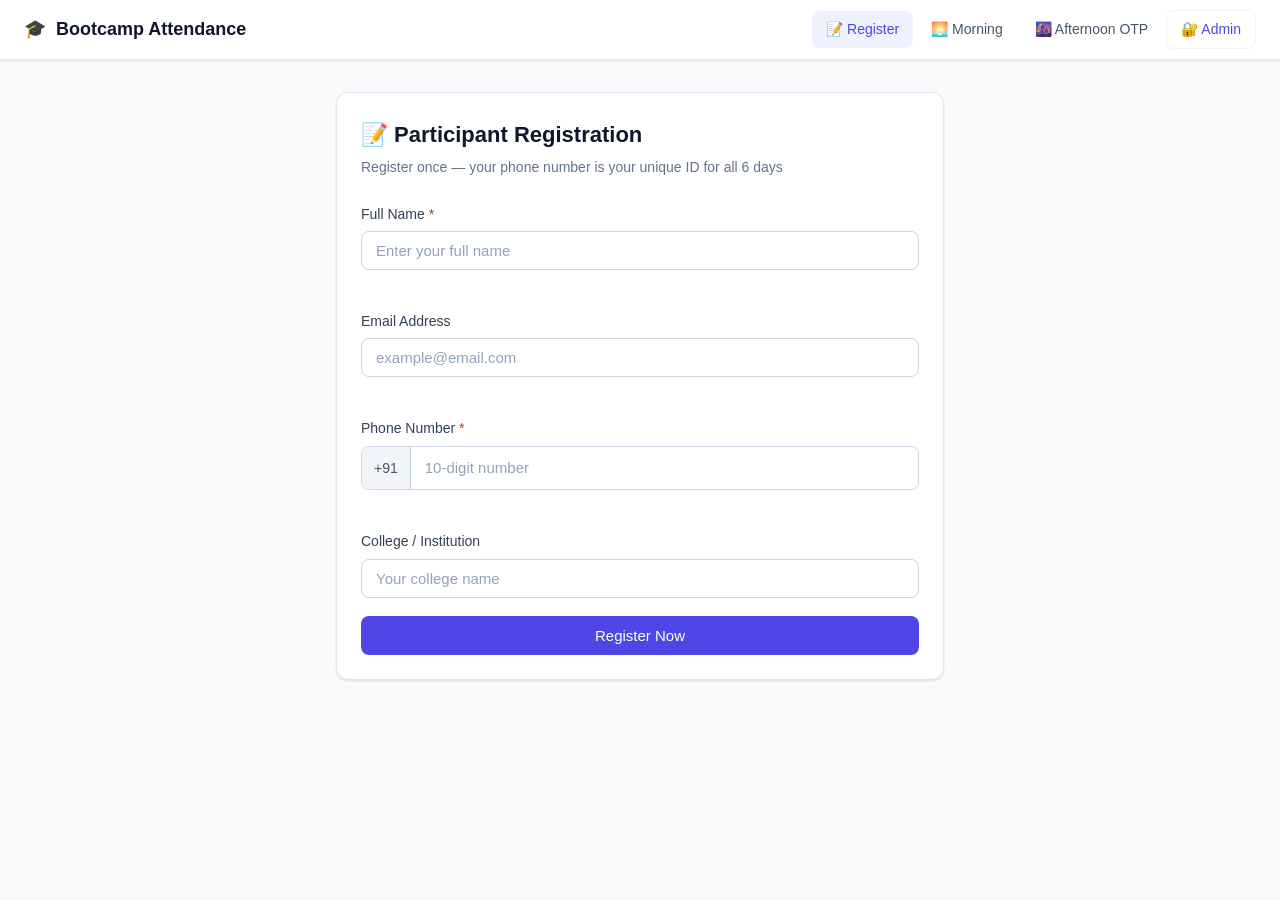
<file: index.html>
<!DOCTYPE html>
<html lang="en">
<head>
  <meta charset="UTF-8"/>
  <meta name="viewport" content="width=device-width, initial-scale=1.0"/>
  <title>Bootcamp Attendance Portal</title>
  <link rel="stylesheet" href="style.css"/>
</head>
<body>
<nav class="navbar">
  <div class="nav-brand"><span>🎓</span><span>Bootcamp Attendance</span></div>
  <div class="nav-links">
    <a href="#" class="nav-link active" data-tab="register">📝 Register</a>
    <a href="#" class="nav-link" data-tab="morning">🌅 Morning</a>
    <a href="#" class="nav-link" data-tab="afternoon">🌆 Afternoon OTP</a>
    <a href="/admin" class="nav-link nav-admin">🔐 Admin</a>
  </div>
</nav>
<main class="container">

  <!-- REGISTER -->
  <section id="tab-register" class="tab active">
    <div class="card">
      <div class="card-header">
        <h2>📝 Participant Registration</h2>
        <p class="subtitle">Register once — your phone number is your unique ID for all 6 days</p>
      </div>
      <form id="registerForm" class="form" novalidate>
        <div class="form-group">
          <label for="full_name">Full Name <span class="req">*</span></label>
          <input type="text" id="full_name" placeholder="Enter your full name"/>
          <span class="field-error" id="err-name"></span>
        </div>
        <div class="form-group">
          <label for="email">Email Address</label>
          <input type="email" id="email" placeholder="example@email.com"/>
          <span class="field-error" id="err-email"></span>
        </div>
        <div class="form-group">
          <label for="phone">Phone Number <span class="req">*</span></label>
          <div class="phone-input">
            <span class="phone-prefix">+91</span>
            <input type="tel" id="phone" placeholder="10-digit number" maxlength="10"/>
          </div>
          <span class="field-error" id="err-phone"></span>
        </div>
        <div class="form-group">
          <label for="college">College / Institution</label>
          <input type="text" id="college" placeholder="Your college name"/>
        </div>
        <button type="submit" class="btn btn-primary btn-full" id="registerBtn">Register Now</button>
      </form>
      <div id="registerResult"></div>
    </div>
  </section>

  <!-- MORNING STATUS -->
  <section id="tab-morning" class="tab">
    <div class="card">
      <div class="card-header">
        <h2>🌅 Morning Attendance</h2>
        <p class="subtitle">Morning attendance is marked by the admin / coordinator</p>
      </div>
      <div class="info-box">
        <span class="info-icon">ℹ️</span>
        <div>
          <strong>How it works</strong>
          <p>Your coordinator marks morning attendance on the admin dashboard. Enter your phone below to check your status.</p>
        </div>
      </div>
      <div class="divider"></div>
      <h3 style="margin-bottom:12px;font-size:16px;font-weight:600">Check My Attendance</h3>
      <div class="form-group">
        <label>Registered Phone Number</label>
        <div class="phone-input">
          <span class="phone-prefix">+91</span>
          <input type="tel" id="checkPhone" placeholder="10-digit number" maxlength="10"/>
        </div>
      </div>
      <button class="btn btn-secondary" onclick="checkMyAttendance()" style="margin-top:10px">Check Status</button>
      <div id="attendanceStatus" style="margin-top:20px"></div>
    </div>
  </section>

  <!-- AFTERNOON OTP -->
  <section id="tab-afternoon" class="tab">
    <div class="card">
      <div class="card-header">
        <h2>🌆 Afternoon Attendance</h2>
        <p class="subtitle">Verify with OTP sent to your registered phone</p>
      </div>

      <div id="step1">
        <div class="steps-row">
          <div class="step-dot active">1</div><div class="step-line"></div>
          <div class="step-dot">2</div><div class="step-line"></div>
          <div class="step-dot">✓</div>
        </div>
        <form id="otpRequestForm" class="form">
          <div class="form-group">
            <label>Registered Phone <span class="req">*</span></label>
            <div class="phone-input">
              <span class="phone-prefix">+91</span>
              <input type="tel" id="otp_phone" placeholder="10-digit number" maxlength="10"/>
            </div>
          </div>
          <div class="form-group">
            <label>Select Day <span class="req">*</span></label>
            <select id="otp_day">
              <option value="">-- Choose Day --</option>
              <option value="1">Day 1</option><option value="2">Day 2</option>
              <option value="3">Day 3</option><option value="4">Day 4</option>
              <option value="5">Day 5</option><option value="6">Day 6</option>
            </select>
          </div>
          <button type="submit" class="btn btn-primary btn-full" id="sendOtpBtn">Send OTP →</button>
        </form>
        <div id="otpRequestResult"></div>
      </div>

      <div id="step2" class="hidden">
        <div class="steps-row">
          <div class="step-dot done">✓</div><div class="step-line done"></div>
          <div class="step-dot active">2</div><div class="step-line"></div>
          <div class="step-dot">✓</div>
        </div>
        <div class="otp-info-box" id="otpInfoBox"></div>
        <form id="otpVerifyForm" class="form">
          <div class="form-group">
            <label style="text-align:center;display:block;margin-bottom:12px">Enter 6-Digit OTP</label>
            <div class="otp-boxes">
              <input class="otp-box" type="tel" maxlength="1" id="o1"/>
              <input class="otp-box" type="tel" maxlength="1" id="o2"/>
              <input class="otp-box" type="tel" maxlength="1" id="o3"/>
              <input class="otp-box" type="tel" maxlength="1" id="o4"/>
              <input class="otp-box" type="tel" maxlength="1" id="o5"/>
              <input class="otp-box" type="tel" maxlength="1" id="o6"/>
            </div>
            <div id="otpTimer" class="otp-timer"></div>
          </div>
          <button type="submit" class="btn btn-primary btn-full" id="verifyBtn">Verify & Mark Attendance ✓</button>
          <button type="button" class="btn btn-ghost btn-full" onclick="resetOtp()" style="margin-top:8px">← Back / Resend OTP</button>
        </form>
        <div id="otpVerifyResult"></div>
      </div>

      <div id="step3" class="hidden">
        <div class="steps-row">
          <div class="step-dot done">✓</div><div class="step-line done"></div>
          <div class="step-dot done">✓</div><div class="step-line done"></div>
          <div class="step-dot done">✓</div>
        </div>
        <div class="success-screen">
          <div class="success-icon">✅</div>
          <h3 id="successTitle">Attendance Marked!</h3>
          <p id="successMsg" class="subtitle" style="margin-top:8px"></p>
          <button class="btn btn-secondary" onclick="resetOtp()" style="margin-top:24px">Mark Another Day</button>
        </div>
      </div>
    </div>
  </section>
</main>
<script src="app.js"></script>
</body>
</html>
</file>
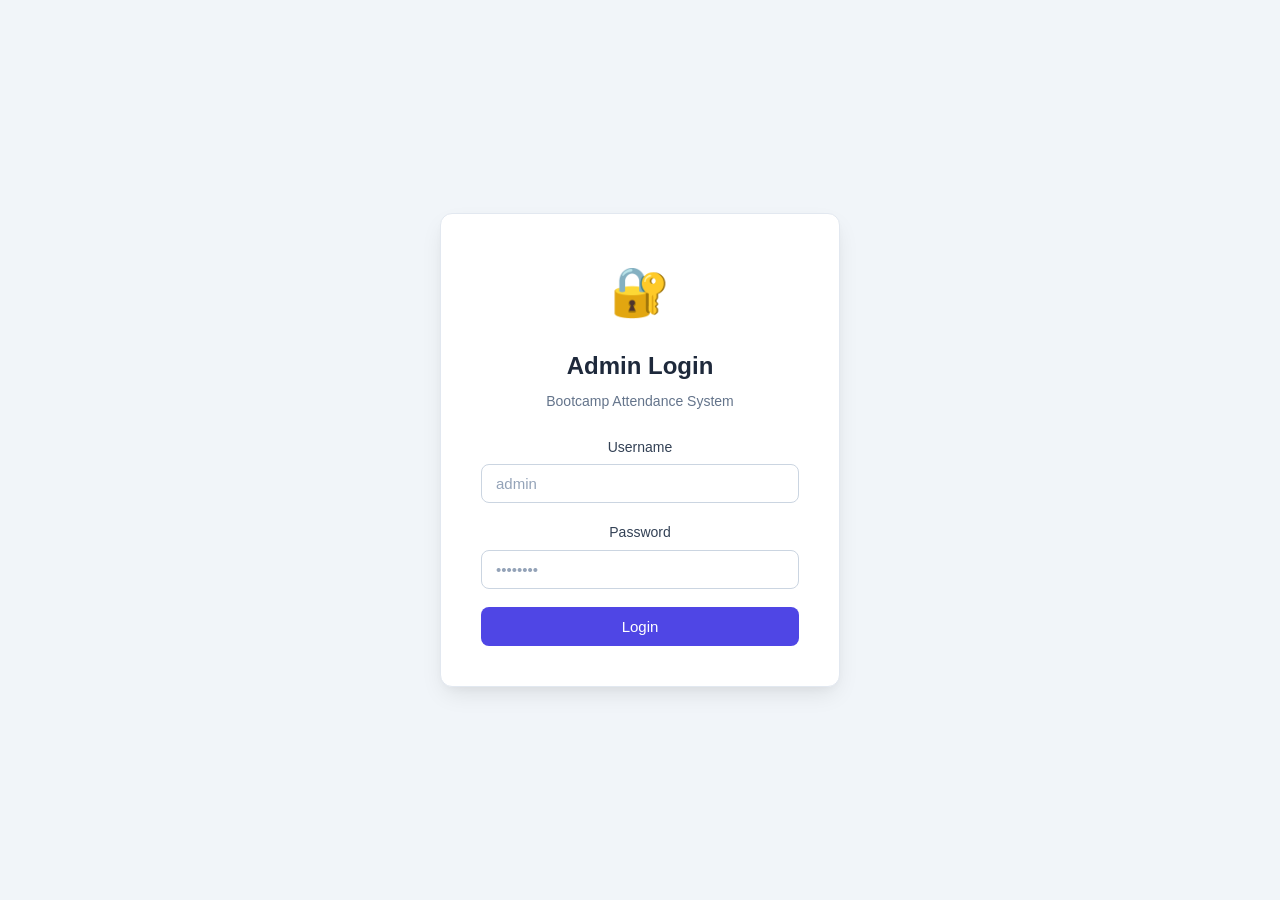
<file: admin.html>
<!DOCTYPE html>
<html lang="en">
<head>
  <meta charset="UTF-8"/>
  <meta name="viewport" content="width=device-width, initial-scale=1.0"/>
  <title>Admin – Bootcamp Attendance</title>
  <link rel="stylesheet" href="style.css"/>
</head>
<body class="admin-body">

<!-- LOGIN -->
<div id="loginScreen" class="login-screen">
  <div class="login-card">
    <div class="login-logo">🔐</div>
    <h2>Admin Login</h2>
    <p class="subtitle">Bootcamp Attendance System</p>
    <form id="loginForm" class="form" style="margin-top:24px">
      <div class="form-group">
        <label>Username</label>
        <input type="text" id="adminUser" placeholder="admin" autocomplete="username"/>
      </div>
      <div class="form-group">
        <label>Password</label>
        <input type="password" id="adminPass" placeholder="••••••••" autocomplete="current-password"/>
      </div>
      <button type="submit" class="btn btn-primary btn-full" id="loginBtn">Login</button>
      <div id="loginErr" class="msg msg-error hidden" style="margin-top:12px"></div>
    </form>
  </div>
</div>

<!-- ADMIN APP -->
<div id="adminApp" class="hidden">
  <nav class="navbar admin-nav">
    <div class="nav-brand"><span>🎓</span><span>Bootcamp Admin</span></div>
    <div class="nav-links">
      <a href="#" class="nav-link active" data-atab="dashboard">📊 Dashboard</a>
      <a href="#" class="nav-link" data-atab="participants">👥 Participants</a>
      <a href="#" class="nav-link" data-atab="attendance">📋 Attendance</a>
      <a href="#" class="nav-link" data-atab="mark">✅ Mark</a>
      <button class="btn btn-ghost btn-sm" onclick="doLogout()">Logout</button>
    </div>
  </nav>
  <main class="admin-main">

    <!-- DASHBOARD -->
    <section id="atab-dashboard" class="atab active">
      <div class="page-header">
        <h1>Dashboard</h1>
        <button class="btn btn-secondary btn-sm" onclick="loadDashboard()">↺ Refresh</button>
      </div>
      <div class="stats-grid">
        <div class="stat-card"><div class="stat-label">Total Participants</div><div class="stat-val" id="dTotal">—</div></div>
        <div class="stat-card"><div class="stat-label">Total Records</div><div class="stat-val" id="dRecords">—</div></div>
        <div class="stat-card"><div class="stat-label">Morning (Today)</div><div class="stat-val" id="dMorning">—</div></div>
        <div class="stat-card"><div class="stat-label">Afternoon (Today)</div><div class="stat-val" id="dAfternoon">—</div></div>
      </div>
      <div class="grid2">
        <div class="card">
          <h3 style="margin-bottom:16px">Attendance by Day</h3>
          <div id="dayChart"></div>
        </div>
        <div class="card">
          <h3 style="margin-bottom:16px">Recent Registrations</h3>
          <div id="recentRegs"></div>
        </div>
      </div>
      <div class="card" style="margin-top:20px">
        <h3 style="margin-bottom:14px">Export CSV</h3>
        <div style="display:flex;flex-wrap:wrap;gap:10px">
          <button class="btn btn-secondary" onclick="exportCSV()">📥 Full Export</button>
          <div id="dayExportBtns" style="display:flex;flex-wrap:wrap;gap:8px"></div>
        </div>
      </div>
    </section>

    <!-- PARTICIPANTS -->
    <section id="atab-participants" class="atab hidden">
      <div class="page-header">
        <h1>Participants <span class="count-badge" id="pCount">0</span></h1>
        <div style="display:flex;gap:10px;align-items:center;flex-wrap:wrap">
          <input type="text" id="pSearch" placeholder="Search name, phone, college…" oninput="filterParticipants()" style="min-width:220px"/>
          <button class="btn btn-secondary btn-sm" onclick="exportCSV()">📥 Export CSV</button>
        </div>
      </div>
      <div class="card p0">
        <table class="dtable">
          <thead><tr><th>#</th><th>Name</th><th>Phone</th><th>Email</th><th>College</th><th>Registered</th><th>Actions</th></tr></thead>
          <tbody id="pTbody"><tr><td colspan="7" class="empty-cell">Loading…</td></tr></tbody>
        </table>
      </div>
    </section>

    <!-- ATTENDANCE VIEW -->
    <section id="atab-attendance" class="atab hidden">
      <div class="page-header">
        <h1>Attendance Records</h1>
        <div style="display:flex;gap:10px;align-items:center;flex-wrap:wrap">
          <select id="dayFilter" onchange="loadAttView()">
            <option value="1">Day 1</option><option value="2">Day 2</option>
            <option value="3">Day 3</option><option value="4">Day 4</option>
            <option value="5">Day 5</option><option value="6">Day 6</option>
          </select>
          <button class="btn btn-secondary btn-sm" onclick="exportDayCSV()">📥 Export Day</button>
        </div>
      </div>
      <div class="card p0">
        <table class="dtable">
          <thead><tr><th>#</th><th>Name</th><th>Phone</th><th>College</th><th class="tc">☀️ Morning</th><th class="tc">🌆 Afternoon</th></tr></thead>
          <tbody id="attTbody"><tr><td colspan="6" class="empty-cell">Loading…</td></tr></tbody>
        </table>
      </div>
      <div class="card" style="margin-top:20px">
        <div style="display:flex;justify-content:space-between;align-items:center;margin-bottom:16px;flex-wrap:wrap;gap:10px">
          <h3>Full Summary — All 6 Days</h3>
          <button class="btn btn-secondary btn-sm" onclick="exportCSV()">📥 Export Full</button>
        </div>
        <div style="overflow-x:auto">
          <table class="dtable summary-tbl" id="summaryTbl">
            <thead id="summaryHead"></thead>
            <tbody id="summaryBody"><tr><td class="empty-cell">Loading…</td></tr></tbody>
          </table>
        </div>
      </div>
    </section>

    <!-- MARK ATTENDANCE -->
    <section id="atab-mark" class="atab hidden">
      <div class="page-header"><h1>Mark Attendance</h1></div>
      <div id="markMsg" class="msg hidden" style="margin-bottom:16px"></div>
      <div class="grid2">

        <div class="card">
          <h3>🌅 Morning Session</h3>
          <p class="subtitle" style="margin-bottom:16px">Bulk-mark all participants or individual ones</p>
          <div class="form-group">
            <label>Day</label>
            <select id="morningDay">
              <option value="1">Day 1</option><option value="2">Day 2</option>
              <option value="3">Day 3</option><option value="4">Day 4</option>
              <option value="5">Day 5</option><option value="6">Day 6</option>
            </select>
          </div>
          <button class="btn btn-success" onclick="bulkMorning()" style="width:100%;margin-top:4px">✓ Mark ALL Present (Morning)</button>
          <div class="divider"></div>
          <h4 style="margin-bottom:10px;font-size:14px;font-weight:600">Individual Mark</h4>
          <input type="text" id="mSearch" placeholder="Search participant…" oninput="filterMark('morning')" style="margin-bottom:10px"/>
          <div id="mList" class="indiv-list"></div>
        </div>

        <div class="card">
          <h3>🌆 Afternoon (Admin Override)</h3>
          <p class="subtitle" style="margin-bottom:16px">Manually mark afternoon without OTP</p>
          <div class="form-group">
            <label>Day</label>
            <select id="afternoonDay">
              <option value="1">Day 1</option><option value="2">Day 2</option>
              <option value="3">Day 3</option><option value="4">Day 4</option>
              <option value="5">Day 5</option><option value="6">Day 6</option>
            </select>
          </div>
          <input type="text" id="aSearch" placeholder="Search participant…" oninput="filterMark('afternoon')" style="margin-bottom:10px;margin-top:14px"/>
          <div id="aList" class="indiv-list"></div>
        </div>

      </div>
    </section>

  </main>
</div>

<!-- PARTICIPANT MODAL -->
<div id="modal" class="modal hidden">
  <div class="modal-bg" onclick="closeModal()"></div>
  <div class="modal-box">
    <button class="modal-close" onclick="closeModal()">✕</button>
    <h3 id="modalTitle" style="margin-bottom:6px"></h3>
    <div id="modalBody"></div>
  </div>
</div>

<script src="admin.js"></script>
</body>
</html>
</file>
<file: style.css>
*,*::before,*::after{box-sizing:border-box;margin:0;padding:0}
:root{
  --primary:#4f46e5;--primary-d:#3730a3;--primary-l:#eef2ff;
  --success:#16a34a;--success-l:#dcfce7;
  --danger:#dc2626;--danger-l:#fee2e2;
  --warning:#d97706;--warning-l:#fef3c7;
  --info:#0284c7;--info-l:#e0f2fe;
  --g50:#f8fafc;--g100:#f1f5f9;--g200:#e2e8f0;--g300:#cbd5e1;
  --g400:#94a3b8;--g500:#64748b;--g600:#475569;--g700:#334155;
  --g800:#1e293b;--g900:#0f172a;
  --radius:12px;--radius-sm:8px;
  --shadow:0 1px 3px rgba(0,0,0,.08),0 1px 2px rgba(0,0,0,.04);
  --shadow-lg:0 10px 25px -5px rgba(0,0,0,.1),0 4px 10px -3px rgba(0,0,0,.04);
}
html{font-size:16px}
body{font-family:-apple-system,BlinkMacSystemFont,'Segoe UI',Roboto,sans-serif;background:var(--g50);color:var(--g800);line-height:1.6;min-height:100vh}

/* NAV */
.navbar{background:#fff;border-bottom:1px solid var(--g200);height:60px;padding:0 24px;display:flex;align-items:center;justify-content:space-between;position:sticky;top:0;z-index:100;box-shadow:var(--shadow)}
.nav-brand{display:flex;align-items:center;gap:10px;font-size:18px;font-weight:700;color:var(--g900)}
.nav-links{display:flex;align-items:center;gap:4px}
.nav-link{padding:7px 14px;border-radius:var(--radius-sm);text-decoration:none;color:var(--g600);font-size:14px;font-weight:500;transition:all .15s}
.nav-link:hover{background:var(--g100);color:var(--g900)}
.nav-link.active{background:var(--primary-l);color:var(--primary)}
.nav-admin{color:var(--primary);border:1px solid var(--primary-l)}
.nav-admin:hover{background:var(--primary);color:#fff}

/* ADMIN NAV */
.admin-body{background:var(--g100)}
.admin-nav{background:var(--g900);border-color:var(--g800)}
.admin-nav .nav-brand{color:#fff}
.admin-nav .nav-link{color:var(--g400)}
.admin-nav .nav-link:hover{background:var(--g800);color:#fff}
.admin-nav .nav-link.active{background:var(--primary);color:#fff}

/* LAYOUT */
.container{max-width:640px;margin:0 auto;padding:32px 16px}
.admin-main{max-width:1200px;margin:0 auto;padding:24px}
.grid2{display:grid;grid-template-columns:1fr 1fr;gap:20px}
@media(max-width:768px){.grid2{grid-template-columns:1fr}}

/* TABS */
.tab{display:none}.tab.active{display:block}
.atab{display:none}.atab.active{display:block}

/* CARD */
.card{background:#fff;border:1px solid var(--g200);border-radius:var(--radius);padding:24px;box-shadow:var(--shadow);margin-bottom:20px}
.card.p0{padding:0;overflow:hidden}
.card-header{margin-bottom:24px}
.card-header h2{font-size:22px;font-weight:700;color:var(--g900)}

/* FORM */
.form{display:flex;flex-direction:column;gap:18px}
.form-group{display:flex;flex-direction:column;gap:6px}
.form-group label{font-size:14px;font-weight:500;color:var(--g700)}
.req{color:var(--danger)}
input[type=text],input[type=email],input[type=tel],input[type=password],select{
  border:1px solid var(--g300);border-radius:var(--radius-sm);padding:10px 14px;
  font-size:15px;color:var(--g800);background:#fff;transition:.15s;width:100%
}
input:focus,select:focus{outline:none;border-color:var(--primary);box-shadow:0 0 0 3px rgba(79,70,229,.12)}
input::placeholder{color:var(--g400)}
.field-error{font-size:12px;color:var(--danger);min-height:16px}
.phone-input{display:flex;align-items:center;border:1px solid var(--g300);border-radius:var(--radius-sm);overflow:hidden;transition:.15s}
.phone-input:focus-within{border-color:var(--primary);box-shadow:0 0 0 3px rgba(79,70,229,.12)}
.phone-prefix{padding:10px 12px;background:var(--g100);border-right:1px solid var(--g300);color:var(--g600);font-size:14px;font-weight:500;white-space:nowrap}
.phone-input input{border:none;box-shadow:none;border-radius:0}
.phone-input input:focus{box-shadow:none}

/* BUTTONS */
.btn{display:inline-flex;align-items:center;justify-content:center;gap:6px;padding:10px 20px;border-radius:var(--radius-sm);border:1px solid transparent;font-size:15px;font-weight:500;cursor:pointer;transition:.15s;text-decoration:none;font-family:inherit}
.btn:disabled{opacity:.6;cursor:not-allowed}
.btn-full{width:100%}
.btn-sm{padding:6px 14px;font-size:13px}
.btn-primary{background:var(--primary);color:#fff}
.btn-primary:hover:not(:disabled){background:var(--primary-d)}
.btn-secondary{background:#fff;border-color:var(--g300);color:var(--g700)}
.btn-secondary:hover:not(:disabled){background:var(--g100)}
.btn-ghost{background:transparent;color:var(--g600);border-color:var(--g200)}
.btn-ghost:hover{background:var(--g100)}
.btn-success{background:var(--success);color:#fff;border-color:var(--success)}
.btn-success:hover:not(:disabled){background:#15803d}
.btn-danger{background:var(--danger);color:#fff}
.btn-danger:hover:not(:disabled){background:#b91c1c}

/* MESSAGES */
.msg{padding:12px 16px;border-radius:var(--radius-sm);font-size:14px;margin-top:16px}
.msg-success{background:var(--success-l);color:#14532d;border:1px solid #bbf7d0}
.msg-error{background:var(--danger-l);color:#7f1d1d;border:1px solid #fecaca}
.msg-info{background:var(--info-l);color:#0c4a6e;border:1px solid #bae6fd}
.msg-warning{background:var(--warning-l);color:#78350f;border:1px solid #fde68a}
.hidden{display:none!important}
.subtitle{color:var(--g500);font-size:14px;margin-top:4px}

/* INFO BOX */
.info-box{display:flex;gap:14px;background:var(--info-l);border:1px solid #bae6fd;border-radius:var(--radius-sm);padding:16px;margin-bottom:20px}
.info-icon{font-size:20px;flex-shrink:0}
.info-box p{font-size:14px;color:var(--g700);margin-top:6px}
.divider{height:1px;background:var(--g200);margin:20px 0}

/* STEPS */
.steps-row{display:flex;align-items:center;margin-bottom:28px}
.step-dot{width:32px;height:32px;border-radius:50%;background:var(--g200);color:var(--g500);display:flex;align-items:center;justify-content:center;font-weight:700;font-size:13px;flex-shrink:0;transition:.3s}
.step-dot.active{background:var(--primary);color:#fff}
.step-dot.done{background:var(--success);color:#fff}
.step-line{flex:1;height:2px;background:var(--g200);transition:.3s}
.step-line.done{background:var(--success)}

/* OTP BOXES */
.otp-boxes{display:flex;gap:8px;justify-content:center;margin:4px 0 8px}
.otp-box{width:48px!important;height:56px;text-align:center;font-size:22px;font-weight:700;border:2px solid var(--g300)!important;border-radius:var(--radius-sm)!important;padding:0!important;transition:.15s}
.otp-box:focus{border-color:var(--primary)!important;box-shadow:0 0 0 3px rgba(79,70,229,.12)!important}
.otp-info-box{background:var(--success-l);border:1px solid #bbf7d0;border-radius:var(--radius-sm);padding:12px 16px;font-size:14px;color:#14532d;margin-bottom:20px}
.otp-timer{text-align:center;font-size:13px;color:var(--g500);margin-top:4px}

/* SUCCESS */
.success-screen{text-align:center;padding:40px 20px}
.success-icon{font-size:64px;margin-bottom:16px}
.success-screen h3{font-size:22px;font-weight:700;color:var(--success)}

/* LOGIN */
.login-screen{display:flex;align-items:center;justify-content:center;min-height:100vh;padding:20px;background:var(--g100)}
.login-card{background:#fff;border:1px solid var(--g200);border-radius:var(--radius);padding:40px;width:100%;max-width:400px;box-shadow:var(--shadow-lg);text-align:center}
.login-logo{font-size:48px;margin-bottom:16px}
.login-card h2{font-size:24px;font-weight:700;margin-bottom:4px}

/* ADMIN PAGE */
.page-header{display:flex;align-items:center;justify-content:space-between;margin-bottom:24px;flex-wrap:wrap;gap:12px}
.page-header h1{font-size:24px;font-weight:700;display:flex;align-items:center;gap:10px}
.count-badge{background:var(--primary-l);color:var(--primary);font-size:14px;padding:2px 10px;border-radius:99px;font-weight:600}

/* STATS */
.stats-grid{display:grid;grid-template-columns:repeat(auto-fit,minmax(150px,1fr));gap:16px;margin-bottom:24px}
.stat-card{background:#fff;border:1px solid var(--g200);border-radius:var(--radius);padding:20px;box-shadow:var(--shadow)}
.stat-label{font-size:12px;color:var(--g500);margin-bottom:8px;font-weight:500;text-transform:uppercase;letter-spacing:.04em}
.stat-val{font-size:32px;font-weight:700;color:var(--g900)}

/* TABLE */
.dtable{width:100%;border-collapse:collapse;font-size:14px}
.dtable th{background:var(--g50);padding:11px 16px;text-align:left;font-size:11px;font-weight:700;text-transform:uppercase;letter-spacing:.06em;color:var(--g500);border-bottom:1px solid var(--g200)}
.dtable td{padding:12px 16px;border-bottom:1px solid var(--g100);color:var(--g700);vertical-align:middle}
.dtable tr:last-child td{border-bottom:none}
.dtable tr:hover td{background:var(--g50)}
.tc{text-align:center}
.empty-cell{text-align:center;color:var(--g400);padding:32px!important}
.summary-tbl th,.summary-tbl td{white-space:nowrap;padding:8px 10px}

/* DAY CHART */
#dayChart{display:flex;flex-direction:column;gap:10px}
.bar-row{display:flex;align-items:center;gap:10px;font-size:13px}
.bar-label{width:32px;color:var(--g600);font-weight:600;flex-shrink:0}
.bar-track{flex:1;height:22px;background:var(--g100);border-radius:4px;overflow:hidden;display:flex}
.bar-m{background:var(--primary);height:100%;transition:width .5s ease}
.bar-a{background:var(--warning);height:100%;transition:width .5s ease}
.bar-count{font-size:12px;color:var(--g500);white-space:nowrap}

/* RECENT */
.recent-item{display:flex;align-items:center;gap:12px;padding:10px 0;border-bottom:1px solid var(--g100)}
.recent-item:last-child{border-bottom:none}
.avatar{width:36px;height:36px;border-radius:50%;background:var(--primary-l);color:var(--primary);display:flex;align-items:center;justify-content:center;font-weight:700;font-size:14px;flex-shrink:0}
.recent-name{font-size:14px;font-weight:500}
.recent-sub{font-size:12px;color:var(--g500)}

/* INDIV LIST */
.indiv-list{max-height:320px;overflow-y:auto;display:flex;flex-direction:column;gap:6px}
.indiv-item{display:flex;align-items:center;justify-content:space-between;padding:10px 12px;border:1px solid var(--g200);border-radius:var(--radius-sm);font-size:14px;transition:.15s}
.indiv-item:hover{background:var(--g50)}
.indiv-name{font-weight:500}
.indiv-sub{font-size:12px;color:var(--g500)}

/* MODAL */
.modal{position:fixed;inset:0;z-index:200;display:flex;align-items:center;justify-content:center;padding:20px}
.modal-bg{position:absolute;inset:0;background:rgba(0,0,0,.45)}
.modal-box{position:relative;background:#fff;border-radius:var(--radius);padding:28px;width:100%;max-width:560px;max-height:82vh;overflow-y:auto;box-shadow:var(--shadow-lg)}
.modal-close{position:absolute;top:14px;right:14px;background:none;border:none;font-size:18px;cursor:pointer;color:var(--g400);line-height:1}

/* SPINNER */
.spinner{display:inline-block;width:15px;height:15px;border:2px solid rgba(255,255,255,.4);border-top-color:#fff;border-radius:50%;animation:spin .7s linear infinite;vertical-align:middle;margin-right:6px}
@keyframes spin{to{transform:rotate(360deg)}}

/* BADGE */
.att-yes{color:var(--success);font-size:18px}
.att-no{color:var(--g300);font-size:18px}
.pct-high{color:var(--success);font-weight:700}
.pct-mid{color:var(--warning);font-weight:700}
.pct-low{color:var(--danger);font-weight:700}

@media(max-width:640px){
  .navbar{padding:0 14px}
  .nav-link{padding:6px 9px;font-size:12px}
  .admin-main{padding:14px}
  .otp-box{width:40px!important;height:48px;font-size:18px}
}
</file>
